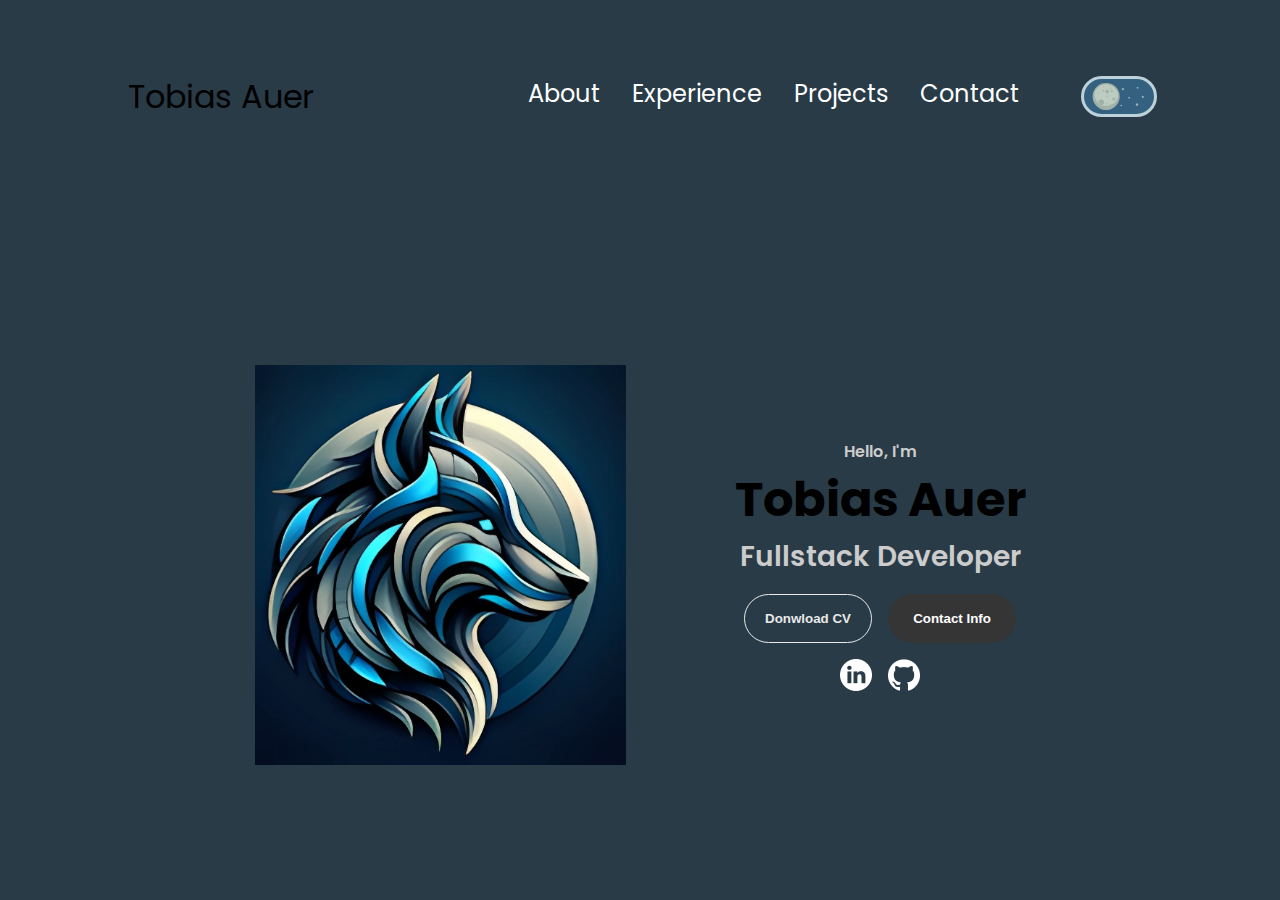
<file: index.html>
<!-- Todo: Change Icon size and color -->

<!DOCTYPE html>
<html lang="en">
  <head>
    <meta charset="UTF-8" />
    <meta name="viewport" content="width=device-width, initial-scale=1.0" />
    <title>Portfolio - Tobias Auer</title>
    <link rel="stylesheet" href="./assets/css/style.css" />
    <link rel="stylesheet" href="./assets/css/mediaqueries.css" />
  </head>
  <body>
    <script src="https://ajax.googleapis.com/ajax/libs/jquery/3.4.1/jquery.min.js"></script>
    <script src="https://cdn.jsdelivr.net/npm/gsap@3.12.5/dist/gsap.min.js"></script>
    <script src="assets/js/darkmode.js" defer></script>
    <link rel="stylesheet" href="assets/css/darkmode.css" />
    <div class="container">
      <div id="background"></div>

      <div class="scroll-area">
        <nav id="desktop-nav">
          <div class="logo">Tobias Auer</div>
          <div>
            <ul class="nav-links">
              <li><a href="#about">About</a></li>
              <li><a href="#experience">Experience</a></li>
              <li><a href="#projects">Projects</a></li>
              <li><a href="#contact">Contact</a></li>
              <li>
                <div class="darkmode-container">
                  <div class="dayNight">
                    <div id="day"></div>
                  </div>
                  <svg
                    version="1.1"
                    id="darkmode"
                    xmlns="http://www.w3.org/2000/svg"
                    xmlns:xlink="http://www.w3.org/1999/xlink"
                    x="0px"
                    y="0px"
                    width="70px"
                    height="35px"
                    viewBox="0 0 369 171.667"
                    enable-background="new 0 0 369 171.667"
                    xml:space="preserve"
                  >
                    <g>
                      <polygon
                        class="star"
                        id="star-1"
                        fill="#A2B5BF"
                        points="166.253,132.982 164.364,135.676 160.983,136.488 163.196,138.965 162.996,142.16 
                    166.253,140.998 169.509,142.16 169.309,138.965 171.522,136.488 168.142,135.676 	"
                      />
                      <polygon
                        class="star"
                        id="star-2"
                        fill="#A2B5BF"
                        points="175.522,44.243 172.684,48.29 167.603,49.51 170.929,53.233 170.628,58.035 
                    175.522,56.288 180.417,58.035 180.116,53.233 183.442,49.51 178.361,48.29 	"
                      />
                      <polygon
                        class="star"
                        id="star-3"
                        fill="#A2B5BF"
                        points="208.22,91.845 206.083,94.891 202.259,95.81 204.763,98.61 204.535,102.226 
                    208.22,100.911 211.903,102.226 211.677,98.61 214.181,95.81 210.356,94.891 	"
                      />
                      <polygon
                        class="star"
                        id="star-4"
                        fill="#A2B5BF"
                        points="252.545,39.052 250.409,42.098 246.585,43.017 249.089,45.819 248.86,49.433 
                    252.545,48.118 256.229,49.433 256.002,45.819 258.506,43.017 254.682,42.098 	"
                      />
                      <polygon
                        class="star"
                        id="star-5"
                        fill="#A2B5BF"
                        points="280.151,84.949 282.749,88.997 287.401,90.217 284.355,93.94 284.632,98.742 
                    280.151,96.995 275.669,98.742 275.946,93.94 272.899,90.217 277.552,88.997 	"
                      />
                      <polygon
                        class="star"
                        id="star-6"
                        fill="#A2B5BF"
                        points="249.791,124.466 246.668,128.919 241.076,130.261 244.737,134.356 244.405,139.64 
                    249.791,137.718 255.178,139.64 254.845,134.356 258.506,130.261 252.914,128.919 	"
                      />
                      <g id="moon">
                        <g>
                          <g>
                            <path
                              fill="#CAD9DD"
                              d="M255.662,153.639c-18.114,0-35.144-7.055-47.952-19.863c-12.808-12.807-19.861-29.837-19.861-47.951
                          s7.054-35.144,19.861-47.951c12.809-12.809,29.838-19.862,47.952-19.862s35.144,7.054,47.951,19.862
                          c12.809,12.808,19.862,29.838,19.862,47.951s-7.054,35.144-19.862,47.951C290.806,146.584,273.776,153.639,255.662,153.639z"
                            />
                            <path
                              fill="#A2B5BF"
                              d="M255.662,21.672c35.431,0,62.713,28.731,62.713,64.162c0,35.431-27.282,62.167-62.713,62.167
                          s-64.153-26.744-64.153-62.175C191.509,50.394,220.231,21.672,255.662,21.672 M255.662,14.35c-9.646,0-19.007,1.891-27.823,5.62
                          c-8.512,3.6-16.155,8.753-22.717,15.315c-6.563,6.562-11.715,14.204-15.314,22.717c-3.729,8.816-5.62,18.178-5.62,27.823
                          s1.891,19.007,5.62,27.824c3.6,8.512,8.752,16.154,15.314,22.717c6.562,6.561,14.205,11.713,22.717,15.314
                          c8.816,3.729,18.178,5.619,27.823,5.619s19.007-1.891,27.823-5.619c8.512-3.602,16.154-8.754,22.717-15.314
                          c6.562-6.563,11.714-14.205,15.314-22.717c3.729-8.816,5.619-18.178,5.619-27.824s-1.891-19.007-5.619-27.823
                          c-3.601-8.513-8.753-16.155-15.314-22.717c-6.563-6.562-14.205-11.715-22.717-15.315
                          C274.669,16.241,265.308,14.35,255.662,14.35L255.662,14.35z"
                            />
                          </g>
                        </g>
                        <path
                          fill="#A2B5BF"
                          d="M295.264,35.35c8.768,10.972,14.013,24.881,14.013,40.017c0,35.43-28.723,64.153-64.153,64.153
                      c-14.944,0-28.696-5.109-39.602-13.68c11.755,14.711,29.846,24.137,50.141,24.137c35.431,0,64.153-28.721,64.153-64.152
                      C319.815,65.339,310.213,47.096,295.264,35.35z"
                        />
                        <circle
                          fill="#CAD9DD"
                          cx="304.291"
                          cy="98.701"
                          r="5.392"
                        />
                        <path
                          fill="#CAD9DD"
                          d="M278.364,126.115c0-8.791-7.127-15.916-15.918-15.916s-15.918,7.125-15.918,15.916
                      c0,8.793,7.127,15.92,15.918,15.92S278.364,134.908,278.364,126.115z"
                        />
                        <circle
                          fill="#CAD9DD"
                          cx="242.372"
                          cy="138.547"
                          r="3.603"
                        />
                        <circle
                          fill="#CAD9DD"
                          cx="306.504"
                          cy="57.724"
                          r="3.456"
                        />
                        <g>
                          <circle
                            fill="#A2B5BF"
                            cx="262.446"
                            cy="126.115"
                            r="14.346"
                          />
                          <path
                            opacity="0.12"
                            fill="#231F20"
                            d="M249.772,128.002c0-7.922,6.422-14.346,14.346-14.346c3.824,0,7.297,1.5,9.869,3.941
                        c-2.613-3.535-6.809-5.826-11.541-5.826c-7.923,0-14.346,6.422-14.346,14.344c0,4.1,1.721,7.793,4.477,10.406
                        C250.815,134.139,249.772,131.193,249.772,128.002z"
                          />
                        </g>
                        <g>
                          <circle
                            fill="#A2B5BF"
                            cx="239.621"
                            cy="65.064"
                            r="9.908"
                          />
                          <path
                            opacity="0.12"
                            fill="#231F20"
                            d="M230.867,66.366c0-5.472,4.437-9.907,9.908-9.907c2.642,0,5.04,1.036,6.816,2.721
                        c-1.805-2.44-4.702-4.023-7.972-4.023c-5.472,0-9.907,4.436-9.907,9.908c0,2.829,1.188,5.381,3.091,7.187
                        C231.587,70.604,230.867,68.57,230.867,66.366z"
                          />
                        </g>
                        <g>
                          <circle
                            fill="#A2B5BF"
                            cx="292.418"
                            cy="64.686"
                            r="7.339"
                          />
                          <path
                            opacity="0.12"
                            fill="#231F20"
                            d="M285.934,65.651c0-4.054,3.286-7.34,7.339-7.34c1.957,0,3.734,0.768,5.05,2.016
                        c-1.337-1.808-3.483-2.98-5.904-2.98c-4.054,0-7.339,3.286-7.339,7.34c0,2.096,0.88,3.985,2.289,5.323
                        C286.468,68.791,285.934,67.283,285.934,65.651z"
                          />
                        </g>
                        <g>
                          <circle
                            fill="#A2B5BF"
                            cx="285.796"
                            cy="108.111"
                            r="3.48"
                          />
                          <path
                            opacity="0.12"
                            fill="#231F20"
                            d="M282.721,108.568c0-1.922,1.559-3.48,3.481-3.48c0.928,0,1.77,0.365,2.395,0.957
                        c-0.635-0.857-1.652-1.414-2.801-1.414c-1.922,0-3.48,1.559-3.48,3.48c0,0.994,0.418,1.891,1.086,2.525
                        C282.974,110.059,282.721,109.344,282.721,108.568z"
                          />
                        </g>
                        <g>
                          <circle
                            fill="#A2B5BF"
                            cx="222.605"
                            cy="77.949"
                            r="4.441"
                          />
                          <path
                            opacity="0.12"
                            fill="#231F20"
                            d="M218.682,78.533c0-2.452,1.988-4.44,4.44-4.44c1.185,0,2.26,0.464,3.055,1.22
                        c-0.809-1.094-2.107-1.804-3.572-1.804c-2.452,0-4.44,1.988-4.44,4.44c0,1.269,0.532,2.412,1.386,3.222
                        C219.005,80.433,218.682,79.521,218.682,78.533z"
                          />
                        </g>
                        <g>
                          <circle
                            fill="#A2B5BF"
                            cx="304.291"
                            cy="98.701"
                            r="4.441"
                          />
                          <path
                            opacity="0.12"
                            fill="#231F20"
                            d="M300.367,99.284c0-2.452,1.987-4.44,4.44-4.44c1.184,0,2.26,0.465,3.055,1.22
                        c-0.809-1.094-2.107-1.804-3.572-1.804c-2.452,0-4.44,1.988-4.44,4.441c0,1.268,0.532,2.411,1.386,3.221
                        C300.69,101.184,300.367,100.272,300.367,99.284z"
                          />
                        </g>
                        <g>
                          <circle
                            fill="#A2B5BF"
                            cx="242.372"
                            cy="138.547"
                            r="2.751"
                          />
                          <path
                            opacity="0.12"
                            fill="#231F20"
                            d="M239.941,138.908c0-1.52,1.231-2.75,2.751-2.75c0.734,0,1.4,0.287,1.893,0.756
                        c-0.5-0.68-1.305-1.119-2.213-1.119c-1.52,0-2.752,1.232-2.752,2.752c0,0.785,0.33,1.494,0.859,1.996
                        C240.142,140.086,239.941,139.521,239.941,138.908z"
                          />
                        </g>
                        <g>
                          <circle
                            fill="#A2B5BF"
                            cx="238.652"
                            cy="40.059"
                            r="2.751"
                          />
                          <path
                            opacity="0.12"
                            fill="#231F20"
                            d="M236.222,40.421c0-1.52,1.231-2.752,2.751-2.752c0.733,0,1.399,0.288,1.894,0.756
                        c-0.502-0.678-1.307-1.117-2.214-1.117c-1.52,0-2.751,1.231-2.751,2.751c0,0.786,0.33,1.494,0.858,1.996
                        C236.421,41.598,236.222,41.033,236.222,40.421z"
                          />
                        </g>
                        <g>
                          <circle
                            fill="#A2B5BF"
                            cx="252.921"
                            cy="44.149"
                            r="5.33"
                          />
                          <path
                            opacity="0.12"
                            fill="#231F20"
                            d="M248.213,44.85c0-2.943,2.386-5.33,5.329-5.33c1.422,0,2.712,0.558,3.668,1.464
                        c-0.971-1.313-2.53-2.164-4.289-2.164c-2.943,0-5.329,2.386-5.329,5.329c0,1.522,0.64,2.895,1.663,3.866
                        C248.601,47.13,248.213,46.036,248.213,44.85z"
                          />
                        </g>
                        <g>
                          <circle
                            fill="#A2B5BF"
                            cx="258.251"
                            cy="81.17"
                            r="4.195"
                          />
                          <path
                            opacity="0.12"
                            fill="#231F20"
                            d="M254.546,81.722c0-2.317,1.877-4.195,4.193-4.195c1.119,0,2.135,0.438,2.887,1.152
                        c-0.764-1.033-1.991-1.704-3.375-1.704c-2.316,0-4.194,1.878-4.194,4.195c0,1.198,0.503,2.278,1.309,3.042
                        C254.851,83.516,254.546,82.655,254.546,81.722z"
                          />
                        </g>
                        <g>
                          <circle
                            fill="#A2B5BF"
                            cx="306.504"
                            cy="57.724"
                            r="2.751"
                          />
                          <path
                            opacity="0.12"
                            fill="#231F20"
                            d="M304.073,58.085c0-1.519,1.231-2.751,2.751-2.751c0.733,0,1.399,0.288,1.894,0.756
                        c-0.502-0.678-1.307-1.117-2.215-1.117c-1.519,0-2.75,1.231-2.75,2.751c0,0.786,0.33,1.494,0.857,1.995
                        C304.272,59.263,304.073,58.698,304.073,58.085z"
                          />
                        </g>
                        <g>
                          <circle
                            fill="#A2B5BF"
                            cx="207.412"
                            cy="62.199"
                            r="2.751"
                          />
                          <path
                            opacity="0.12"
                            fill="#231F20"
                            d="M204.981,62.56c0-1.52,1.232-2.751,2.752-2.751c0.733,0,1.398,0.287,1.893,0.755
                        c-0.502-0.678-1.307-1.117-2.213-1.117c-1.52,0-2.752,1.232-2.752,2.752c0,0.785,0.33,1.494,0.858,1.995
                        C205.182,63.737,204.981,63.171,204.981,62.56z"
                          />
                        </g>
                        <g>
                          <circle
                            fill="#A2B5BF"
                            cx="214.279"
                            cy="103.596"
                            r="2.751"
                          />
                          <path
                            opacity="0.12"
                            fill="#231F20"
                            d="M211.848,103.958c0-1.52,1.231-2.751,2.751-2.751c0.734,0,1.4,0.287,1.893,0.755
                        c-0.5-0.678-1.305-1.117-2.213-1.117c-1.52,0-2.751,1.232-2.751,2.752c0,0.785,0.33,1.494,0.858,1.996
                        C212.048,105.135,211.848,104.568,211.848,103.958z"
                          />
                        </g>
                      </g>
                    </g>
                    <g>
                      <g id="sun">
                        <g>
                          <g>
                            <path
                              fill="#F4E962"
                              d="M255.661,153.638c-18.113,0-35.144-7.054-47.951-19.862c-12.809-12.808-19.862-29.838-19.862-47.951
                          s7.054-35.144,19.862-47.951c12.808-12.809,29.838-19.862,47.951-19.862c18.114,0,35.144,7.054,47.952,19.862
                          c12.808,12.808,19.861,29.838,19.861,47.951s-7.054,35.144-19.861,47.951C290.805,146.584,273.775,153.638,255.661,153.638z"
                            />
                            <path
                              fill="#F9C941"
                              d="M255.661,21.671c35.431,0,64.153,28.722,64.153,64.153s-28.723,64.153-64.153,64.153
                          s-64.153-28.723-64.153-64.153S220.23,21.671,255.661,21.671 M255.661,14.35c-9.646,0-19.007,1.891-27.823,5.62
                          c-8.512,3.601-16.154,8.753-22.717,15.314c-6.562,6.562-11.714,14.205-15.314,22.717c-3.729,8.816-5.62,18.178-5.62,27.823
                          s1.891,19.007,5.62,27.823c3.601,8.512,8.753,16.155,15.314,22.717c6.563,6.562,14.205,11.714,22.717,15.314
                          c8.816,3.729,18.178,5.62,27.823,5.62s19.007-1.891,27.823-5.62c8.512-3.601,16.155-8.753,22.717-15.314
                          c6.563-6.562,11.715-14.205,15.314-22.717c3.729-8.816,5.62-18.178,5.62-27.823s-1.891-19.007-5.62-27.823
                          c-3.6-8.512-8.752-16.155-15.314-22.717c-6.562-6.562-14.205-11.714-22.717-15.314C274.668,16.241,265.307,14.35,255.661,14.35
                          L255.661,14.35z"
                            />
                          </g>
                        </g>
                      </g>
                      <path
                        id="cloud"
                        fill="#ECF0F1"
                        stroke="#CAD4D8"
                        stroke-width="6"
                        stroke-miterlimit="10"
                        d="M153.269,109.614h2.813
                    c-1.348-2.84-2.124-6.003-2.124-9.354c0-12.083,9.794-21.878,21.877-21.878c7.872,0,14.751,4.172,18.605,10.411
                    c2.121-1.246,4.583-1.974,7.221-1.974c7.889,0,14.285,6.396,14.285,14.285c0,2.1-0.465,4.087-1.277,5.882h6.354
                    c6.604,0,12.007,5.403,12.007,12.007s-5.403,12.006-12.007,12.006h-25.151H179.48h-26.212c-5.881,0-10.692-4.812-10.692-10.692
                    S147.388,109.614,153.269,109.614z"
                      />
                    </g>
                  </svg>
                </div>
              </li>
            </ul>
          </div>
        </nav>
        <nav id="hamburger-nav">
          <div class="logo">Tobias Auer</div>
          <div class="hamburger-menu">
            <div class="hamburger-icon" onclick="toggleMenu()">
              <span></span>
              <span></span>
              <span></span>
            </div>
            <div class="menu-links">
              <li><a href="#about" onclick="toggleMenu()">About</a></li>
              <li>
                <a href="#experience" onclick="toggleMenu()">Experience</a>
              </li>
              <li><a href="#projects" onclick="toggleMenu()">Projects</a></li>
              <li><a href="#contact" onclick="toggleMenu()">Contact</a></li>
            </div>
          </div>
        </nav>
        <section id="profile">
          <div class="section__pic-container">
            <img
              src="./assets/images/profile-pic.png"
              alt="Tobias Auer Profile Picture"
            />
          </div>
          <div class="section__text">
            <p class="section__text__p1">Hello, I'm</p>
            <h1 class="title">Tobias Auer</h1>
            <p class="section__text__p2">Fullstack Developer</p>
            <div class="btn-container">
              <button
                class="btn btn-color-2"
                onclick="window.open('./assets/documents/cv.pdf')"
              >
                Donwload CV
              </button>
              <button
                class="btn btn-color-1"
                onclick="location.href = '#contact'"
              >
                Contact Info
              </button>
            </div>
            <div id="socials-container">
                <img
                src="./assets/images/linkedin.png"
                alt="My Linkedin profile"
                class="icon"
                onclick="window.open('https://www.linkedin.com/in/tobias-auer-b98010330/','_blank');"
              />
              
              <img
                src="./assets/images/github.png"
                alt="My github profile"
                class="icon"
                onclick="window.open('https://www.github.com/Tobias-Auer','_blank');"
              />
            </div>
          </div>
        </section>
      </div>
      <section id="about" class="scroll-area">
        <p class="section__text__p1">Get to know more</p>
        <h1 class="title">About me</h1>
        <div class="section-container">
          <div class="section__pic-container">
            <img
              src="./assets/images/about-pic.png"
              alt="Profile Picture"
              class="about-pic"
            />
          </div>
          <div class="about-details-container">
            <div class="about-containers">
              <div class="details-container">
                <img
                  src="./assets/images/experience.png"
                  alt="Experience Icon"
                  class="icon"
                />
                <h3>Experience</h3>
                <p>
                  1+ years <br />
                  Fullstack Development
                </p>
              </div>
              <div class="details-container">
                <img
                  src="./assets/images/education.png"
                  alt="Experience Icon"
                  class="icon"
                />
                <h3>Education</h3>
                <p>
                  Gymnasium, Grade 12 <br>
                  Expected Graduation: 2026
                </p>
              </div>
            </div>
            <div class="text-container">
              <p>
                I am a 12th grader in high school with a passion for technology and software development. Over the past few years I have been heavily involved in web development, particularly in the area of fullstack development and currently multiplayer games as well. <br><br>I aspire to further develop my skills in the field of software development and to start studying applied computer science after high school.
                My projects reflect my enthusiasm for creative and technical challenges, and I look forward to learning and growing even more in the future.
              </p>
            </div>
          </div>
        </div>
        <img
          src="./assets/images/arrow.png"
          alt="arrow-icon"
          class="icon arrow"
          onclick="location.href='./#experience'"
        />
      </section>
      <br />
      <section id="experience" class="scroll-area">
        <p class="section__text__p1">Explore my</p>
        <h1 class="title">Experience</h1>
        <div class="experience-details-container">
          <div class="about-containers">
            <div class="details-container">
              <h2 class="experience-sub-title">Frontend Development</h2>
              <div class="article-container">
                <article>
                  <img
                    src="./assets/images/checkmark.png"
                    alt="Experience icon"
                    class="icon"
                  />
                  <div>
                    <h3>HTML</h3>
                    <p>Experienced</p>
                  </div>
                </article>
                <article>
                  <img
                    src="./assets/images/checkmark.png"
                    alt="Experience icon"
                    class="icon"
                  />
                  <div>
                    <h3>CSS</h3>
                    <p>Intermediate</p>
                  </div>
                </article>
                <article>
                  <img
                    src="./assets/images/checkmark.png"
                    alt="Experience icon"
                    class="icon"
                  />
                  <div>
                    <h3>JavaScript</h3>
                    <p>Intermediate</p>
                  </div>
                </article>
                <article>
                  <img
                    src="./assets/images/checkmark.png"
                    alt="Experience icon"
                    class="icon"
                  />
                  <div>
                    <h3>Jinja</h3>
                    <p>Intermediate</p>
                  </div>
                </article>
              </div>
            </div>
            <div class="details-container">
              <h2 class="experience-sub-title">Backend Development</h2>
              <div class="article-container">
                <article>
                  <img
                    src="./assets/images/checkmark.png"
                    alt="Experience icon"
                    class="icon"
                  />
                  <div>
                    <h3>Flask</h3>
                    <p>Experienced</p>
                  </div>
                </article>
                <article>
                  <img
                    src="./assets/images/checkmark.png"
                    alt="Experience icon"
                    class="icon"
                  />
                  <div>
                    <h3>Django</h3>
                    <p>Basic</p>
                  </div>
                </article>
                <article>
                  <img
                    src="./assets/images/checkmark.png"
                    alt="Experience icon"
                    class="icon"
                  />
                  <div>
                    <h3>PostgresSQL</h3>
                    <p>Basic</p>
                  </div>
                </article>
                <article>
                  <img
                    src="./assets/images/checkmark.png"
                    alt="Experience icon"
                    class="icon"
                  />
                  <div>
                    <h3>Docker</h3>
                    <p>Basic</p>
                  </div>
                </article>
              </div>
            </div>
            
            
          </div>
          <div class="details-container">
            <h2 class="experience-sub-title">Other skills</h2>
            <div class="article-container">
              <article>
                <img
                  src="./assets/images/checkmark.png"
                  alt="Experience icon"
                  class="icon"
                />
                <div>
                  <h3>Python</h3>
                  <p>Experienced</p>
                </div>
              </article>
              <article>
                <img
                  src="./assets/images/checkmark.png"
                  alt="Experience icon"
                  class="icon"
                />
                <div>
                  <h3>Java</h3>
                  <p>Intermediate</p>
                </div>
              </article>
              <article>
                <img
                  src="./assets/images/checkmark.png"
                  alt="Experience icon"
                  class="icon"
                />
                <div>
                  <h3>C++</h3>
                  <p>Basic</p>
                </div>
              </article>
              <article>
                <img
                  src="./assets/images/checkmark.png"
                  alt="Experience icon"
                  class="icon"
                />
                <div>
                  <h3>Git</h3>
                  <p>Basic</p>
                </div>
              </article>
              <article>
                <img
                  src="./assets/images/checkmark.png"
                  alt="Experience icon"
                  class="icon"
                />
                <div>
                  <h3>Proxmox</h3>
                  <p>Basic</p>
                </div>
              </article>
            </div>
          </div>
        </div>
        <img
          src="./assets/images/arrow.png"
          alt="arrow-icon"
          class="icon arrow"
          onclick="location.href='./#projects'"
        />
      </section>
      <br />
      <section id="projects" class="scroll-area">
        <p class="section__text__p1">Browse my recent</p>
        <h1 class="title">Projects</h1>
        <div class="experience-details-container">
          <div class="about-containers">
            <div class="details-container color-container">
              <div class="article-container">
                <img
                  src="./assets/images/project-1.png"
                  alt="Project 1"
                  class="project-img"
                />
              </div>
              <h2 class="experience-sub-title project-title">Oberusel.dev</h2>
              <div class="btn-container">
                <a
                  class="btn btn-color-2 projects-btn"
                  href="https://www.oberursel.dev"
                  target="_blank"
                >
                  Live Demo
              </a>
              </div>
            </div>
            <div class="details-container color-container">
              <div class="article-container">
                <img
                  src="./assets/images/project-2.png"
                  alt="Project 2"
                  class="project-img"
                />
              </div>
              <h2 class="experience-sub-title project-title">Minecraft Statistics</h2>
              <div class="btn-container">
                <a
                  class="btn btn-color-2 projects-btn"
                  href='https://github.com/Tobias-Auer/Full-Stack/tree/main/minecraft_webserver'
                  target="_blank"
                >
                  Github
              </a>
                <a
                  class="btn btn-color-2 projects-btn"
                  href='https://mc.t-auer.com'
                  target="_blank"
                >
                  Live Demo
            </a>
              </div>
            </div>
            <div class="details-container color-container">
              <div class="article-container">
                <img
                  src="./assets/images/project-3.png"
                  alt="Project 3"
                  class="project-img"
                />
              </div>
              <h2 class="experience-sub-title project-title">See more</h2>
              <div class="btn-container">
                <a
                  class="btn btn-color-2 projects-btn"
                  href='https://www.github.com/Tobias-Auer'
                  target="_blank"
                >
                  Github
              </a>
              </div>
            </div>
          </div>
        </div>
        <img
          src="./assets/images/arrow.png"
          alt="arrow-icon"
          class="icon arrow"
          onclick="location.href='./#contact'"
        />
      </section>
      <br />
      <section id="contact" class="scroll-area">
        <p class="section__text__p1">Get in touch</p>
        <h1 class="title">Contact me</h1>
        <div class="contact-info-upper-container">
          <div class="contact-info-container">
            <img
              src="./assets/images/email.png"
              alt="Email Icon"
              class="icon contact-icon email-icon"
            />
            <p><a href="mailto:kontakt@t-auer.com">kontakt@t-auer.com</a></p>
          </div>
          <div class="contact-info-container">
            <img
              src="./assets/images/linkedin.png"
              alt="linkedin Icon"
              class="icon contact-icon"
            />
            <p><a href="https://www.linkedin.com/in/tobias-auer-b98010330/" target="_blank">LinkedIn</a></p>
          </div>
        </div>
        <img
          src="./assets/images/arrow.png"
          alt="arrow-icon"
          class="icon arrow reverse"
          onclick="location.href='./#profile'"
        />
      </section>

      <footer>
        <nav class="nav-links-container">
          <ul class="nav-links">
            <li><a href="#about">About</a></li>
            <li><a href="#experience">Experience</a></li>
            <li><a href="#projects">Projects</a></li>
            <li><a href="#contact">Contact</a></li>
          </ul>
        </nav>
        <p>
          Copyright &#169; <span id="year"></span> Tobias Auer. All rights
          reserved
        </p>
      </footer>
    </div>
    <script src="./assets/js/script.js"></script>
  </body>
</html>
</file>
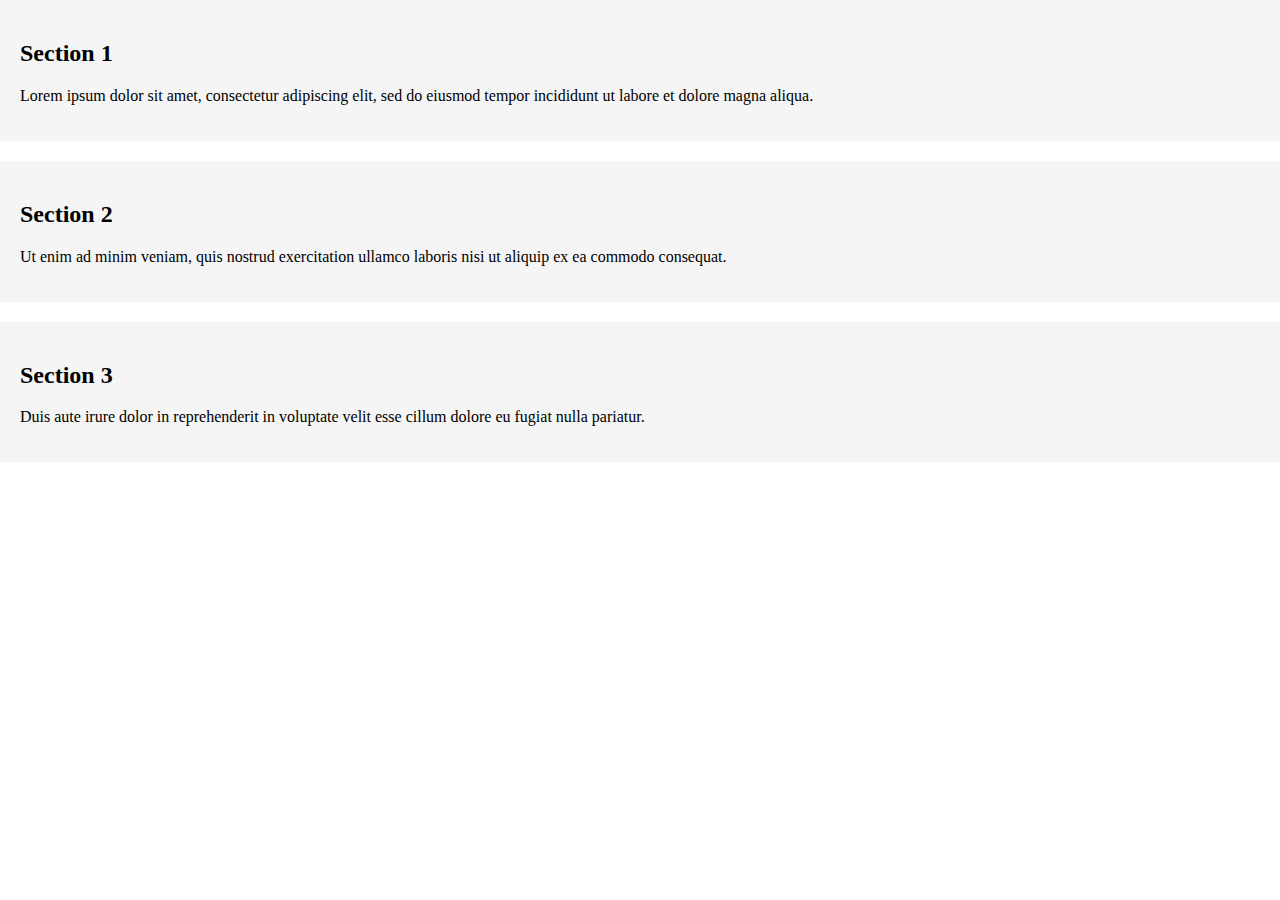
<file: test.html>
<!DOCTYPE html>
<html lang="en">
<head>
  <meta charset="UTF-8">
  <meta name="viewport" content="width=device-width, initial-scale=1.0">
  <title>Scroll Snapping Example</title>
  <style>
    body {
      margin: 0;
      padding: 0;
      height: 100vh; /* Define a height for the container */
      display: flex;
      flex-direction: column;
    }

    .container {
      flex: 1; /* Make the container fill the viewport height */
      overflow-y: scroll; /* Enable scrolling on the container */
      scroll-snap-type: y mandatory; /* Enable scroll snapping vertically */
    }

    .snap-item {
      scroll-snap-align: start; /* Snap to the top of each section */
      background-color: #f5f5f5;
      padding: 20px;
      margin-bottom: 20px;
      box-sizing: border-box;
    }
  </style>
</head>
<body>
  <div class="container">
    <section class="snap-item">
      <h2>Section 1</h2>
      <p>Lorem ipsum dolor sit amet, consectetur adipiscing elit, sed do eiusmod tempor incididunt ut labore et dolore magna aliqua.</p>
    </section>
    <section class="snap-item">
      <h2>Section 2</h2>
      <p>Ut enim ad minim veniam, quis nostrud exercitation ullamco laboris nisi ut aliquip ex ea commodo consequat.</p>
    </section>
    <section class="snap-item">
      <h2>Section 3</h2>
      <p>Duis aute irure dolor in reprehenderit in voluptate velit esse cillum dolore eu fugiat nulla pariatur.</p>
    </section>
  </div>
</body>
</html>
</file>
<file: assets/css/style.css>
/* GENERAL */

@import url("https://fonts.googleapis.com/css2?family=Poppins:wght@300;400;500;600&display=swap");

* {
  margin: 0;
  padding: 0;
}


body {
  font-family: "Poppins", sans-serif;
  overflow: hidden;
  background-color: white;
}

html {
  scroll-behavior: smooth;
}

p {
  color: rgb(85, 85, 85);
}


/* TRANSITION */

a,
.btn {
  transition: all 300ms ease;
}

/* DESKTOP NAV */

nav,
.nav-links {
  display: flex;
}

nav {
  justify-content: space-around;
  align-items: center;
  height: 17vh;
}

.nav-links {
  gap: 2rem;
  list-style: none;
  font-size: 1.5rem;
}

a {
  color: black;
  text-decoration: none;
  /* text-decoration-color: white; */
}

a:hover {
  color: grey !important;
  text-decoration: underline;
  text-underline-offset: 1rem;
  text-decoration-color: rgb(85,85,85);
  transition: none; 
}

.logo {
  font-size: 2rem;
}

.logo:hover {
  cursor: default;
}

/* HAMBURGER MENU */

#hamburger-nav {
  display: none;
}

.hamburger-menu {
  position: relative;
  display: inline-block;
}

.hamburger-icon {
  display: flex;
  flex-direction: column;
  justify-content: space-between;
  height: 24px;
  width: 30px;
  cursor: pointer;
}

.hamburger-icon span {
  width: 100%;
  height: 2px;
  background-color: black;
  transition: all 0.3 ease-in-out;
}

.menu-links {
  position: absolute;
  top: 100%;
  right: 0;
  background-color: white;
  width: fit-content;
  max-height: 0;
  overflow: hidden;
  transition: all 0.3 ease-in-out;
}

.menu-links a {
  display: block;
  padding: 10px;
  text-align: center;
  font-size: 1.5rem;
  color: black;
  text-decoration: none;
  transition: all 0.3 ease-in-out;
}

.menu-links li {
  list-style: none;
}

.menu-links.open {
  max-height: 300px;
}

.hamburger-icon.open span:first-child {
  transform: rotate(45deg) translate(10px, 5px);
}

.hamburger-icon.open span:nth-child(2) {
  opacity: 0;
}

.hamburger-icon.open span:last-child {
  transform: rotate(-45deg) translate(10px, -5px);
}

.hamburger-icon span:first-child {
  transform: none;
}

.hamburger-icon span:first-child {
  opacity: 1;
}

.hamburger-icon span:first-child {
  transform: none;
}

/* SECTIONS */

section {
  padding-top: 4vh;
  height: 96vh;
  margin: 0 10rem;
  box-sizing: border-box;
  min-height: fit-content;
}

.section-container {
  display: flex;
}

/* PROFILE SECTION */

#profile {
  display: flex;
  justify-content: center;
  gap: 5rem;
  height: 80vh;
}

.section__pic-container {
  display: flex;
  height: 400px;
  width: 400px;
  margin: auto 0;
}

.section__text {
  align-self: center;
  text-align: center;
}

.section__text p {
  font-weight: 600;
}

.section__text__p1 {
  text-align: center;
}

.section__text__p2 {
  font-size: 1.75rem;
  margin-bottom: 1rem;
}

.title {
  font-size: 3rem;
  text-align: center;
}

#socials-container {
  display: flex;
  justify-content: center;
  margin-top: 1rem;
  gap: 1rem;
}

/* ICONS */

.icon {
  cursor: pointer;
  height: 2rem;
}

/* BUTTONS */

.btn-container {
  display: flex;
  justify-content: center;
  gap: 1rem;
}

.btn {
  font-weight: 600;
  transition: all 300ms ease;
  padding: 1rem;
  width: 8rem;
  border-radius: 2rem;
}

.btn-color-1,
.btn-color-2 {
  border: rgb(53, 53, 53) 0.1rem solid;
}

.btn-color-1:hover,
.btn-color-2:hover {
  cursor: pointer;
}

.btn-color-1,
.btn-color-2:hover {
  background: rgb(53, 53, 53);
  color: white;
}

.btn-color-1:hover {
  background: rgb(0, 0, 0);
}

.btn-color-2 {
  background: none;
}

.btn-color-2:hover {
  border: rgb(255, 255, 255) 0.1rem solid;
}

.btn-container {
  gap: 1rem;
}

/* ABOUT SECTION */

#about {
  position: relative;
}

.about-containers {
  gap: 2rem;
  margin-bottom: 2rem;
  margin-top: 2rem;
}

.about-details-container {
  justify-content: center;
  flex-direction: column;
}

.about-containers,
.about-details-container {
  display: flex;
}

.about-pic {
  border-radius: 2rem;
}

.arrow {
  position: absolute;
  right: -5rem;
  bottom: 2.5rem;
}

.details-container {
  padding: 1.5rem;
  flex: 1;
  background: white;
  border-radius: 2rem;
  border: rgb(53, 53, 53) 0.1rem solid;
  border-color: rgb(163, 163, 163);
  text-align: center;
}

.section-container {
  gap: 4rem;
  height: 80%;
}

.section__pic-container {
  height: 400px;
  width: 400px;
  margin: auto 0;
}

/* EXPERIENCE SECTION */

#experience {
  position: relative;
}

.experience-sub-title {
  color: rgb(85, 85, 85);
  font-weight: 600;
  font-size: 1.75rem;
  margin-bottom: 2rem;
}

.experience-details-container {
  display: flex;
  justify-content: center;
  flex-direction: column;
}

.article-container {
  display: flex;
  text-align: initial;
  flex-wrap: wrap;
  flex-direction: row;
  gap: 2.5rem;
  justify-content: space-around;
}

article {
  display: flex;
  width: 10rem;
  justify-content: space-around;
  gap: 0.5rem;
}

article .icon {
  cursor: default;
}

/* PROJECTS SECTION */

#projects {
  position: relative;
}

.color-container {
  border-color: rgb(163, 163, 163);
  background: rgb(250, 250, 250);
}

.project-img {
  border-radius: 2rem;
  width: 90%;
  height: 90%;
}

.project-title {
  margin: 1rem;
  color: black;
}

.project-btn {
  color: black;
  border-color: rgb(163, 163, 163);
}

/* CONTACT */

#contact {
  display: flex;
  justify-content: center;
  flex-direction: column;
  height: 70vh;
}

.contact-info-upper-container {
  display: flex;
  justify-content: center;
  border-radius: 2rem;
  border: rgb(53, 53, 53) 0.1rem solid;
  border-color: rgb(163, 163, 163);
  background: (250, 250, 250);
  margin: 2rem auto;
  padding: 0.5rem;
}

.contact-info-container {
  display: flex;
  align-items: center;
  justify-content: center;
  gap: 0.5rem;
  margin: 1rem;
}

.contact-info-container p {
  font-size: larger;
}

.contact-icon {
  cursor: default;
}

#contact {
  position: relative;
}
.reverse {
  transform: rotate(180deg);
}

.email-icon {
  height: 2.5rem;
}

/* FOOTER SECTION */

footer {
  height: 26vh;
  margin: 0 1rem;
}

footer p {
  text-align: center;
}

/* Scroll snapping */
.container {
  height: 100vh; /* Ensure the container fills the viewport height */
  overflow-y: scroll; /* Enable vertical scrolling */
  scroll-snap-type: y mandatory; /* Enable mandatory scroll snapping vertically */
  scroll-behavior: smooth;
}

.scroll-area {
  /* height: 100vh; Each section should fill the viewport height */
  scroll-snap-align: start; /* Snap each section to the start of the viewport */
  padding: 20px; /* Adjust padding as needed */
  box-sizing: border-box; /* Ensure padding and borders do not affect the height */
  /* background-color: #f5f5f5; */
}
</file>
<file: assets/css/mediaqueries.css>
@media screen and (max-width: 1400px) {
    #profile {
      height: 83vh;
      margin-bottom: 6rem;
    }
    .about-containers {
      flex-wrap: wrap;
    }
    #contact,
    #projects {
      height: fit-content;
    }
    .container {
      scroll-snap-type: none;
    }
  }
  
  @media screen and (max-width: 1200px) {
    #desktop-nav {
      display: none;
    }
    #hamburger-nav {
      display: flex;
    }
    #experience,
    .experience-details-container {
      margin-top: 2rem;
    }
    #profile,
    .section-container {
      display: block;
    }
    .arrow {
      display: none;
    }
    section,
    .section-container {
      height: fit-content;
    }
    section {
      margin: 0 5%;
    }
    .section__pic-container {
      width: 275px;
      height: 275px;
      margin: 0 auto 2rem;
    }
    .about-containers {
      margin-top: 0;
    }
  }
  
  @media screen and (max-width: 600px) {
    #contact,
    footer {
      height: 40vh;
    }
    #profile {
      height: 83vh;
      margin-bottom: 0;
    }
    article {
      font-size: 1rem;
    }
    footer nav {
      height: fit-content;
      margin-bottom: 2rem;
    }
    .about-containers,
    .contact-info-upper-container,
    .btn-container {
      flex-wrap: wrap;
    }
    .contact-info-container {
      margin: 0;
    }
    .contact-info-container p,
    .nav-links li a {
      font-size: 1rem;
    }
    .experience-sub-title {
      font-size: 1.25rem;
    }
    .logo {
      font-size: 1.5rem;
    }
    .nav-links {
      flex-direction: column;
      gap: 0.5rem;
      text-align: center;
    }
    .section__pic-container {
      width: auto;
      height: 46vw;
      justify-content: center;
    }
    .section__text__p2 {
      font-size: 1.25rem;
    }
    .title {
      font-size: 2rem;
    }
    .text-container {
      text-align: justify;
    }
  }
</file>
<file: assets/css/darkmode.css>
.darkmode-container {
  display: flex;
  align-items: center;
}

svg {
  z-index: 2;
  pointer-events: none;
  margin-left: -74px;
}

#day,
#night {
  width: 70px;
  height: 35px;
  background: white;
  z-index: 1;
  cursor: pointer;
  border-radius: 100px;
  background: #9cd6ef;
  border: 3px solid #65c0e7;
}

.dayNight {
  margin-left: 30px;
  position: relative;
}

#day,
#night {
  top: 0;
  left: 0;
}

#night {
  pointer-events: none;
}

#background {
  width: 100%;
  height: 100vh;
  position: absolute;
  background: #d3edf8;
  z-index: -1;
}

:root {
  transition: all 1s;
}

a {
  transition: all 1s;
}

.btn-color-2.dark:hover {
  background-color: rgb(192, 192, 192);
  color: black;
  border: 0;
}
.btn-color-2.dark {
  color: #e9e9e9;
  border: solid 1px #e9e9e9 !important;
}
.btn-color-1.dark:hover {
  background-color: white;
  color: black;
}

p.dark {
  color: rgb(204, 204, 204);
}

.details-container.dark {
  background-color: rgb(53, 53, 53);
}

h2.dark {
  color: white;
}

/* Default styles for images */
img.icon.dark {
  filter: invert(1);
}

img.icon {
  transition: all 1s;

}
</file>
